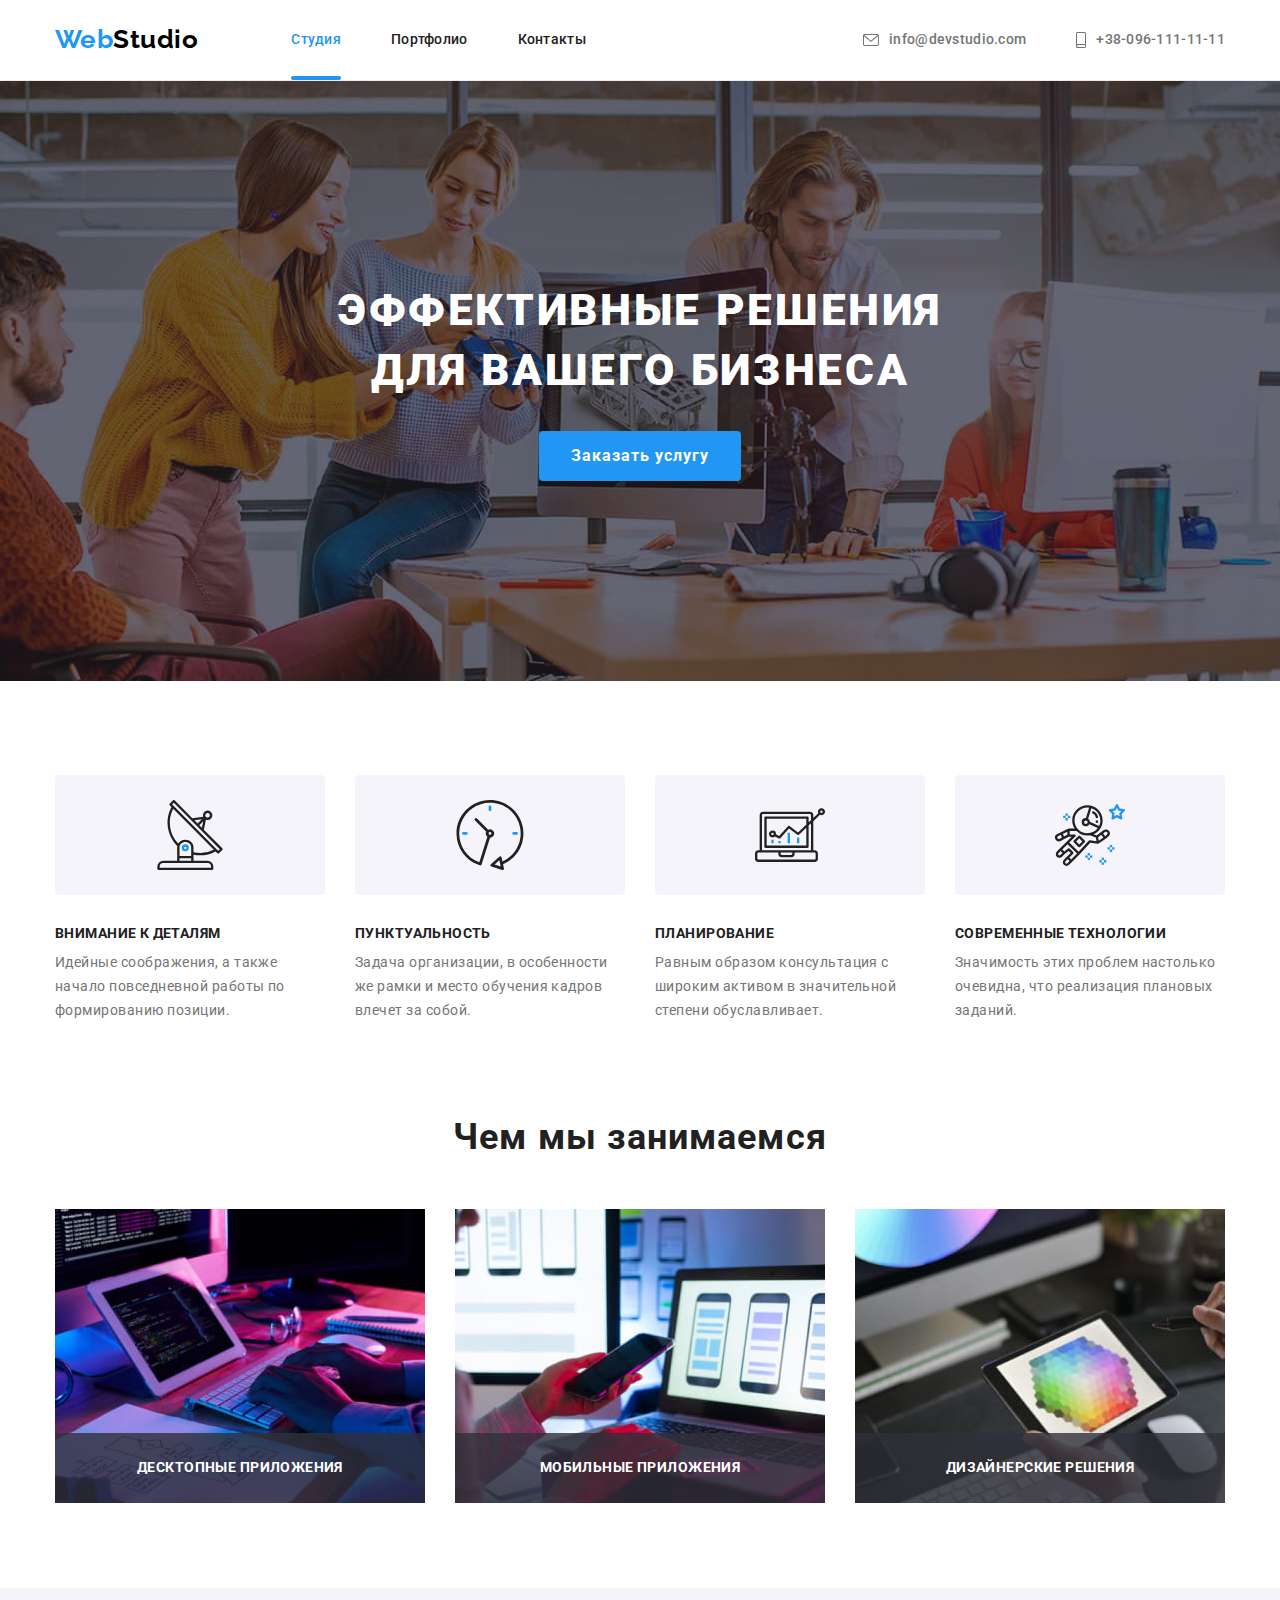
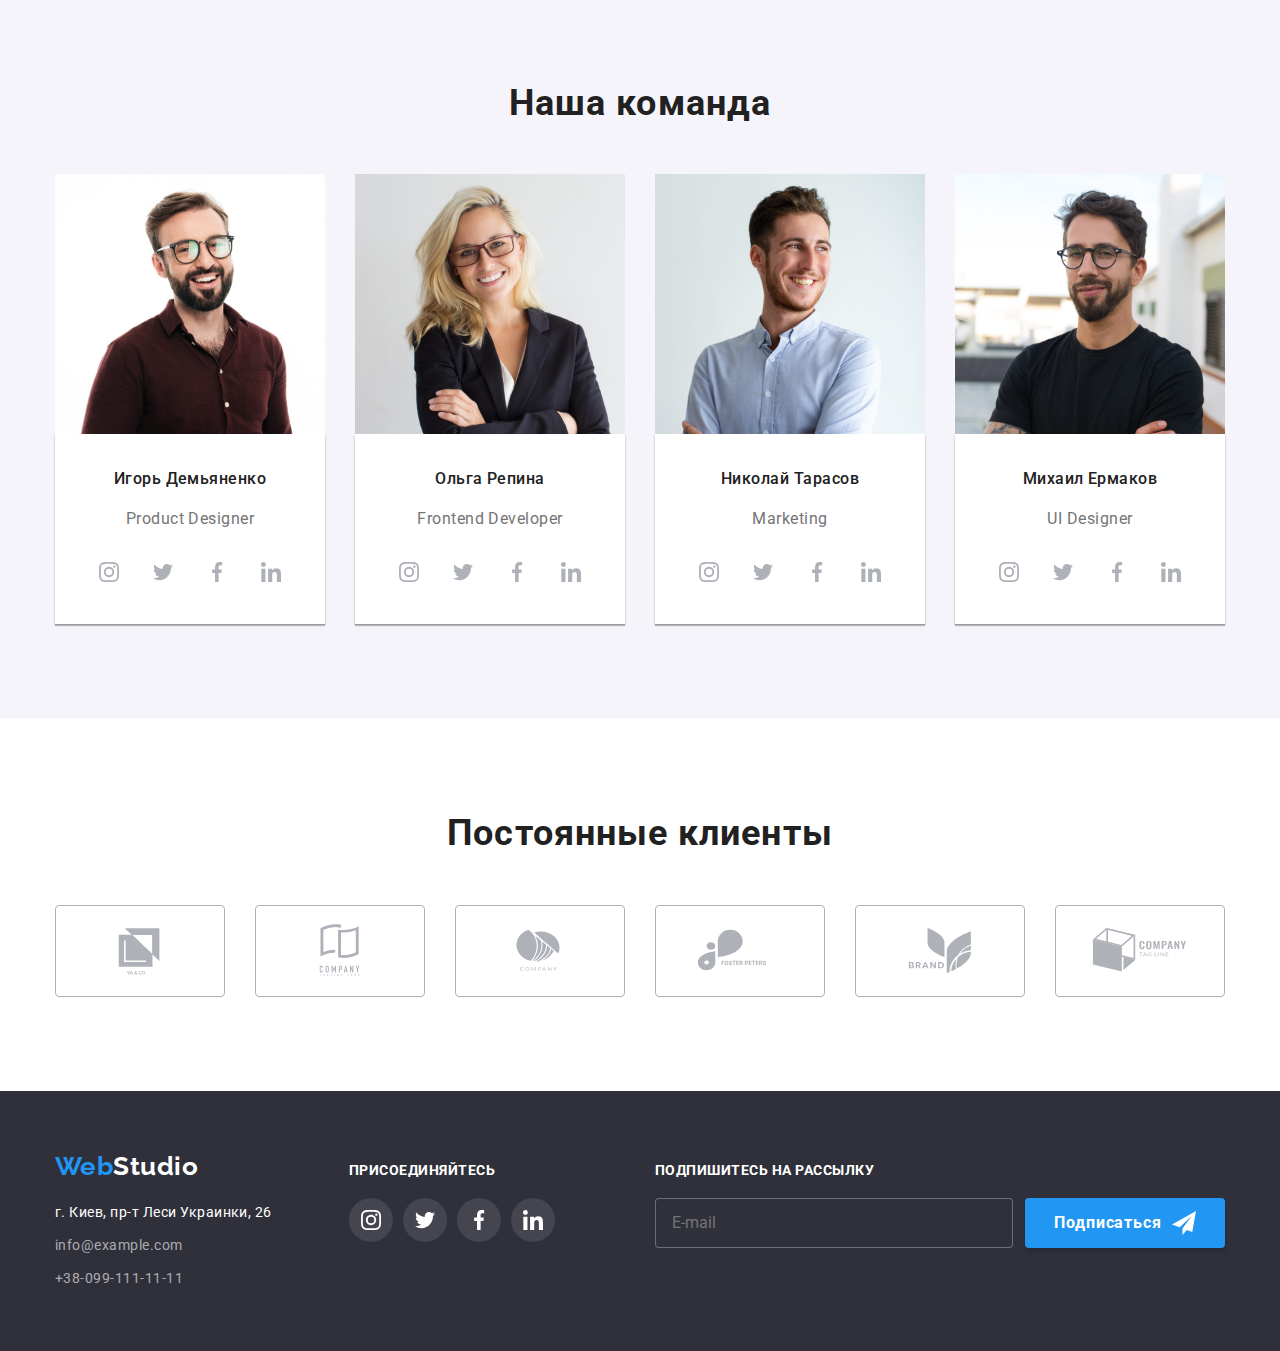
<file: index.html>
<!DOCTYPE html>
<html lang="ru">
<head>
    <meta charset="UTF-8">
    <meta http-equiv="X-UA-Compatible" content="IE=edge">
    <meta name="viewport" content="width=device-width, initial-scale=1.0">
    <title>Студия</title>
    <link href="https://fonts.googleapis.com/css2?family=Raleway:wght@700&family=Roboto:wght@400;500;700;900&display=swap" rel="stylesheet">
    <link rel="stylesheet" href="https://cdnjs.cloudflare.com/ajax/libs/modern-normalize/1.1.0/modern-normalize.min.css">
    <link rel="stylesheet" href="./css/styles.css">
</head>

<body>
    <!--site header-->
<header class="header line">
    <div class="container">
        <nav class="nav">
            <!--navigation to other pages-->
            <a href="./index.html" class="logo" lang="en"><span class="nav-logo">Web</span>Studio</a>
            <ul class="nav list">
                <li class="nav-item"><a href="./index.html" class="nav-link current">Студия</a></li>
                <li class="nav-item"><a href="./portfolio.html" class="nav-link">Портфолио</a></li>
                <li class="nav-item"><a href="" class="nav-link">Контакты</a></li>
            </ul> 
        </nav>
        <!--contacts-->
        <ul class="contacts list">
            <li class="contacts-item"><a class="contacts-list" href="mailto:info@devstudio.com" aria-label="иконка конвернта"><svg class="contact-icon" width="16" height="12">
                <use href="./images/icons.svg#icon-envelope"></use>
            </svg>
            info@devstudio.com</a>
        </li>
            <li class="contacts-item"><a class="contacts-list" href="tel:+38-096-111-11-11" aria-label="иконка смартфона"><svg class="contact-icon" width="10" height="16">
                <use href="./images/icons.svg#icon-smartphone"></use></svg>+38-096-111-11-11</a></li>
        </ul>
    </div>
</header>

    <!--main-->
<main>


    <!--hero-->
    <section class="hero color-hero">
        <div class="container">
            <h1 class="hero-title">Эффективные решения для вашего бизнеса</h1>
            <button class="hero-button" type="button" data-modal-open>Заказать услугу</button>
        </div>
        
    </section>

    <!-- Модальное окно -->
    <div class="backdrop is-hidden" data-modal>
        <form class="modal" autocomplete="off">
            <button data-modal-close class="modal-btn" type="button">
                <svg class="modal-icon" width="18" height="18">
                    <use href="images/icons.svg#icon-close-bg">
                    </use>
                </svg>
            </button>
            <h2 class="modal-headline">Оставьте свои данные, мы вам перезвоним</h2>            
            <label class="modal-items">
                <span class="modal-text">Имя</span>
                <input class="modal-input" type="text" name="name">
                <svg class="modal-thumb" width="12" height="12">
                    <use href="./images/icons.svg#icon-person"></use>
                </svg>
            </label>
            <label class="modal-items">
                <span class="modal-text">Телефон</span>
                <input class="modal-input" type="text" name="tel">
                <svg class="modal-thumb" width="12" height="12">
                    <use href="./images/icons.svg#icon-phone"></use>
                </svg>
            </label>
            <label class="modal-items">
                <span class="modal-text">Почта</span>
                <input class="modal-input" type="text" name="mail">
                <svg class="modal-thumb" width="12" height="12">
                    <use href="./images/icons.svg#icon-email"></use>
                </svg>
            </label>
            <label class="modal-items">
                <span class="modal-text">Коментарий</span>
                <textarea class="modal-coment" name="coment" rows="6" placeholder="Введите текст"></textarea>
            </label>
            <label class="modal-checkbox"> 
                <input class="input-checkbox" type="checkbox" >
                    <svg class="modal-svg" width="16" height="15">
                        <use href=""></use>
                    </svg>
                Соглашаюсь с рассылко и принимаю <a class="link-desc" href="">Условия договора</a>
            </label>
            <button class="modal-submit" type="submit">Отправить</button>
        </form>
    </div>

    
    <!--Приемущества-->
    <section class="section feature">
        <div class="container">
            <h2 class="visually-hidden">our advantages</h2>
            <ul class="section-items list">
                <li class="section-subject antena">
                    <h3 class="section-subtitle">Внимание к деталям</h3>
                    <p class="section-text">Идейные соображения, а также начало повседневной работы по формированию позиции.</p>
                </li>
                <li class="section-subject clock">
                    <h3 class="section-subtitle">Пунктуальность</h3>
                    <p class="section-text">Задача организации, в особенности же рамки и место обучения кадров влечет за собой.</p>
                </li>
                <li class="section-subject diagram">
                    <h3 class="section-subtitle">Планирование</h3>
                    <p class="section-text">Равным образом консультация с широким активом в значительной степени обуславливает.</p>
                </li>
                <li class="section-subject astronaut">
                    <h3 class="section-subtitle">Современные технологии</h3>
                    <p class="section-text">Значимость этих проблем настолько очевидна, что реализация плановых заданий.</p>
                </li>
            </ul>
        </div>
    </section>
    

    <!--чем мы занимаемся-->
    <section class="section work-job">
        <div class="container">
            <h2 class="section-title">Чем мы занимаемся</h2>
            <ul class="section-items list">
                <li class="section-work">
                    <img class="section-img" src="./images/box1(1).jpg" alt="фото разработки" width="370">
                    <p class="work-text">ДЕСКТОПНЫЕ ПРИЛОЖЕНИЯ</p>
                </li>
                <li class="section-work">
                    <img class="section-img" src="./images/box2(1).jpg" alt="фото оптимизации" width="370">
                    <p class="work-text">МОБИЛЬНЫЕ ПРИЛОЖЕНИЯ</p>
                </li>
                <li class="section-work">
                    <img class="section-img" src="./images/box3(1).jpg" alt="фото стилизации" width="370">
                    <p class="work-text">ДИЗАЙНЕРСКИЕ РЕШЕНИЯ</p>
                </li>
            </ul>
        </div>
    </section>
    

    <!--our team-->
    <section class="section bg-team">
        <div class="container">
                    <h2 class="section-title">Наша команда</h2>
                    <ul class="section-items list">
                        <li class="section-desc">
                            <img class="section-link" src="./images/igor.d(1).jpg" alt="фото Игорь Демьяненко" width="270">
                            <div class="box">
                                <h3 class="section-name">Игорь Демьяненко</h3>
                                <p class="section-position" lang="en">Product Designer</p>
                                    <ul class="team-items list">
                                        <li class="team-list">
                                            <a class="team-link" href="https://www.instagram.com" target="_blank" rel="noopener noreferrer" aria-label="Instagram">
                                                <svg class="team-icon" width="20" height="20">
                                                    <use href="./images/icons.svg#icon-instagram"></use>
                                                </svg>
                                            </a>
                                        </li>
                                        <li class="team-list">
                                            <a class="team-link" href="https://twitter.com" target="_blank" rel="noopener noreferrer" aria-label="twitter">
                                                <svg class="team-icon" width="20" height="20">
                                                    <use href="./images/icons.svg#icon-twitter"></use>
                                                </svg>
                                            </a>
                                        </li>
                                        <li class="team-list">
                                            <a class="team-link" href="https://facebook.com" target="_blank" rel="noopener noreferrer" aria-label="facebook">
                                                <svg class="team-icon" width="20" height="20">
                                                    <use href="./images/icons.svg#icon-facebook"></use>
                                                </svg>
                                            </a>
                                        </li>
                                        <li class="team-list">
                                            <a class="team-link" href="https://linkedin.com" target="_blank" rel="noopener noreferrer" aria-label="linkedin">
                                                <svg class="team-icon" width="20" height="20">
                                                    <use href="./images/icons.svg#icon-linkedin"></use>
                                                </svg>
                                            </a>
                                        </li>
                                    </ul>
                            </div>
                        </li>
                        <li class="section-desc">
                            <img class="section-link" src="./images/olga.r(1).jpg" alt="фото Ольга Репина" width="270">
                            <div class="box">
                                <h3 class="section-name">Ольга Репина</h3>
                                <p class="section-position" lang="en">Frontend Developer</p>
                                <ul class="team-items list">
                                    <li class="team-list">
                                        <a class="team-link" href="https://www.instagram.com" target="_blank" rel="noopener noreferrer"
                                            aria-label="Instagram">
                                            <svg class="team-icon" width="20" height="20">
                                                <use href="./images/icons.svg#icon-instagram"></use>
                                            </svg>
                                        </a>
                                    </li>
                                    <li class="team-list">
                                        <a class="team-link" href="https://twitter.com" target="_blank" rel="noopener noreferrer" aria-label="twitter">
                                            <svg class="team-icon" width="20" height="20">
                                                <use href="./images/icons.svg#icon-twitter"></use>
                                            </svg>
                                        </a>
                                    </li>
                                    <li class="team-list">
                                        <a class="team-link" href="https://facebook.com" target="_blank" rel="noopener noreferrer"
                                            aria-label="facebook">
                                            <svg class="team-icon" width="20" height="20">
                                                <use href="./images/icons.svg#icon-facebook"></use>
                                            </svg>
                                        </a>
                                    </li>
                                    <li class="team-list">
                                        <a class="team-link" href="https://linkedin.com" target="_blank" rel="noopener noreferrer"
                                            aria-label="linkedin">
                                            <svg class="team-icon" width="20" height="20">
                                                <use href="./images/icons.svg#icon-linkedin"></use>
                                            </svg>
                                        </a>
                                    </li>
                                </ul>
                            </div>
                        </li>
                        <li class="section-desc">
                            <img class="section-link" src="./images/nikolay.t(1).jpg" alt="фото Николай Тарасов" width="270">
                            <div class="box">
                                <h3 class="section-name">Николай Тарасов</h3>
                                <p class="section-position" lang="en">Marketing</p>
                                <ul class="team-items list">
                                    <li class="team-list">
                                        <a class="team-link" href="https://www.instagram.com" target="_blank" rel="noopener noreferrer"
                                            aria-label="Instagram">
                                            <svg class="team-icon" width="20" height="20">
                                                <use href="./images/icons.svg#icon-instagram"></use>
                                            </svg>
                                        </a>
                                    </li>
                                    <li class="team-list">
                                        <a class="team-link" href="https://twitter.com" target="_blank" rel="noopener noreferrer" aria-label="twitter">
                                            <svg class="team-icon" width="20" height="20">
                                                <use href="./images/icons.svg#icon-twitter"></use>
                                            </svg>
                                        </a>
                                    </li>
                                    <li class="team-list">
                                        <a class="team-link" href="https://facebook.com" target="_blank" rel="noopener noreferrer"
                                            aria-label="facebook">
                                            <svg class="team-icon" width="20" height="20">
                                                <use href="./images/icons.svg#icon-facebook"></use>
                                            </svg>
                                        </a>
                                    </li>
                                    <li class="team-list">
                                        <a class="team-link" href="https://linkedin.com" target="_blank" rel="noopener noreferrer"
                                            aria-label="linkedin">
                                            <svg class="team-icon" width="20" height="20">
                                                <use href="./images/icons.svg#icon-linkedin"></use>
                                            </svg>
                                        </a>
                                    </li>
                                </ul>
                            </div>
                        </li>
                        <li class="section-desc">
                            <img class="section-link" src="./images/mihail.e(1).jpg" alt="фото Михаил Ермаков" width="270">
                            <div class="box">
                                <h3 class="section-name">Михаил Ермаков</h3>
                                <p class="section-position" lang="en">UI Designer</p>
                                <ul class="team-items list">
                                    <li class="team-list">
                                        <a class="team-link" href="https://www.instagram.com" target="_blank" rel="noopener noreferrer"
                                            aria-label="Instagram">
                                            <svg class="team-icon" width="20" height="20">
                                                <use href="./images/icons.svg#icon-instagram"></use>
                                            </svg>
                                        </a>
                                    </li>
                                    <li class="team-list">
                                        <a class="team-link" href="https://twitter.com" target="_blank" rel="noopener noreferrer" aria-label="twitter">
                                            <svg class="team-icon" width="20" height="20">
                                                <use href="./images/icons.svg#icon-twitter"></use>
                                            </svg>
                                        </a>
                                    </li>
                                    <li class="team-list">
                                        <a class="team-link" href="https://facebook.com" target="_blank" rel="noopener noreferrer"
                                            aria-label="facebook">
                                            <svg class="team-icon" width="20" height="20">
                                                <use href="./images/icons.svg#icon-facebook"></use>
                                            </svg>
                                        </a>
                                    </li>
                                    <li class="team-list">
                                        <a class="team-link" href="https://linkedin.com" target="_blank" rel="noopener noreferrer"
                                            aria-label="linkedin">
                                            <svg class="team-icon" width="20" height="20">
                                                <use href="./images/icons.svg#icon-linkedin"></use>
                                            </svg>
                                        </a>
                                    </li>
                                </ul>
                            </div>
                        </li>
                    </ul>
        </div>
    </section>

    <!-- Наши клиенты -->
    <section class="section clients">
        <div class="container">
            <h2 class="section-title">Постоянные клиенты</h2>
            <ul class="section-clients list">
                <li class="clients-item">
                    <a class="clients-link" href="" target="_blank" rel="noopener noreferrer" aria-label="логотип криента">
                        <svg class="clients-icon" width="106" height="60">
                            <use href="./images/icons.svg#icon-Logo"></use>
                        </svg>
                    </a>
                </li>
                <li class="clients-item">
                    <a class="clients-link" href="" target="_blank" rel="noopener noreferrer" aria-label="логотип криента">
                        <svg class="clients-icon" width="106" height="60">
                            <use href="./images/icons.svg#icon-Logo-1"></use>
                        </svg>
                    </a>
                </li>
                <li class="clients-item">
                    <a class="clients-link" href="" target="_blank" rel="noopener noreferrer" aria-label="логотип криента">
                        <svg class="clients-icon" width="106" height="60">
                            <use href="./images/icons.svg#icon-Logo-2"></use>
                        </svg>
                    </a>
                </li>
                <li class="clients-item">
                    <a class="clients-link" href="" target="_blank" rel="noopener noreferrer" aria-label="логотип криента">
                        <svg class="clients-icon" width="106" height="60">
                            <use href="./images/icons.svg#icon-Logo-3"></use>
                        </svg>
                    </a>
                </li>
                <li class="clients-item">
                    <a class="clients-link" href="" target="_blank" rel="noopener noreferrer" aria-label="логотип криента">
                        <svg class="clients-icon" width="106" height="60">
                            <use href="./images/icons.svg#icon-Logo-4"></use>
                        </svg>
                    </a>
                </li>
                <li class="clients-item">
                    <a class="clients-link" href="" target="_blank" rel="noopener noreferrer" aria-label="логотип криента">
                        <svg class="clients-icon" width="106" height="60">
                            <use href="./images/icons.svg#icon-Logo-5"></use>
                        </svg>
                    </a>
                </li>
            </ul>
        </div>
    </section>
</main>
    

    <!--footer-->
    <footer class="bg-color"> 
      <div class="container">
            <div>
              <a href="./index.html" class="logo-footer"><span class="nav-logo">Web</span>Studio</a>
              <address class="address">
                <ul class="address-list list">
                    <li><a class="address-link"
                            href="https://www.google.com/maps/place/%D0%B1%D1%83%D0%BB.+%D0%9B%D0%B5%D1%81%D0%B8+%D0%A3%D0%BA%D1%80%D0%B0%D0%B8%D0%BD%D0%BA%D0%B8,+26,+%D0%9A%D0%B8%D0%B5%D0%B2,+02000/@50.4265807,30.5361971,17z/data=!3m1!4b1!4m5!3m4!1s0x40d4cf0e033ecbe9:0x57a4dffefec77da0!8m2!3d50.4265807!4d30.5383858"
                            target="_blank" rel="noopener noreferrer">г.
                            Киев, пр-т Леси Украинки, 26</a></li>
                    <li class="address-desc"><a class="address-contact" href="mailto:info@example.com">info@example.com</a></li>
                    <li class="address-desc"><a class="address-contact" href="tel:+38-099-111-11-11">+38-099-111-11-11</a></li>
                </ul>
               </address>
            </div>
            <div class="socials-wrapper">
                <h3 class="socials-subtitle">ПРИСОЕДИНЯЙТЕСЬ</h3>
                <ul class="socials list">
                    <li class="socials-items"><a class="footer-link" href="https://www.instagram.com" target="_blank" rel="noopener noreferrer" aria-label="Instagram">
                        <svg class="footer-icon" width="20" height="20">
                            <use href="./images/icons.svg#icon-instagram"></use>
                        </svg>
                    </a></li>
                    <li class="socials-items"><a class="footer-link" href="https://twitter.com" target="_blank" rel="noopener noreferrer" aria-label="twitter">
                        <svg class="footer-icon" width="20" height="20">
                            <use href="./images/icons.svg#icon-twitter"></use>
                        </svg>
                    </a></li>
                    <li class="socials-items"><a class="footer-link" href="https://facebook.com" target="_blank" rel="noopener noreferrer" aria-label="facebook">
                        <svg class="footer-icon" width="20" height="20">
                            <use href="./images/icons.svg#icon-facebook"></use>
                        </svg>
                    </a></li>
                    <li class="socials-items"><a class="footer-link" href="https://linkedin.com" target="_blank" rel="noopener noreferrer" aria-label="linkedin">
                        <svg class="footer-icon" width="20" height="20">
                            <use href="./images/icons.svg#icon-linkedin"></use>
                        </svg>
                    </a></li>
                </ul>
            </div>
            <div class="call">
                <h3 class="call-text">ПОДПИШИТЕСЬ НА РАССЫЛКУ</h3>
                <div class="call-box">
                    <form class="call-form">
                        <label for="email">
                            <input type="email" name="email" id="email" placeholder="E-mail" />
                        </label>
                    </form>
                    <button class="call-btn" type="button">Подписаться
                        <svg class="call-icon" width="24" height="24">
                            <use href="./images/icon-svg/icon-send.svg#icon-icon-send"></use>
                        </svg>
                    </button>
                </div>
            </div>
      </div>
    </footer>
    <script src="./js/modal.js"></script>
</body>
</html>
</file>
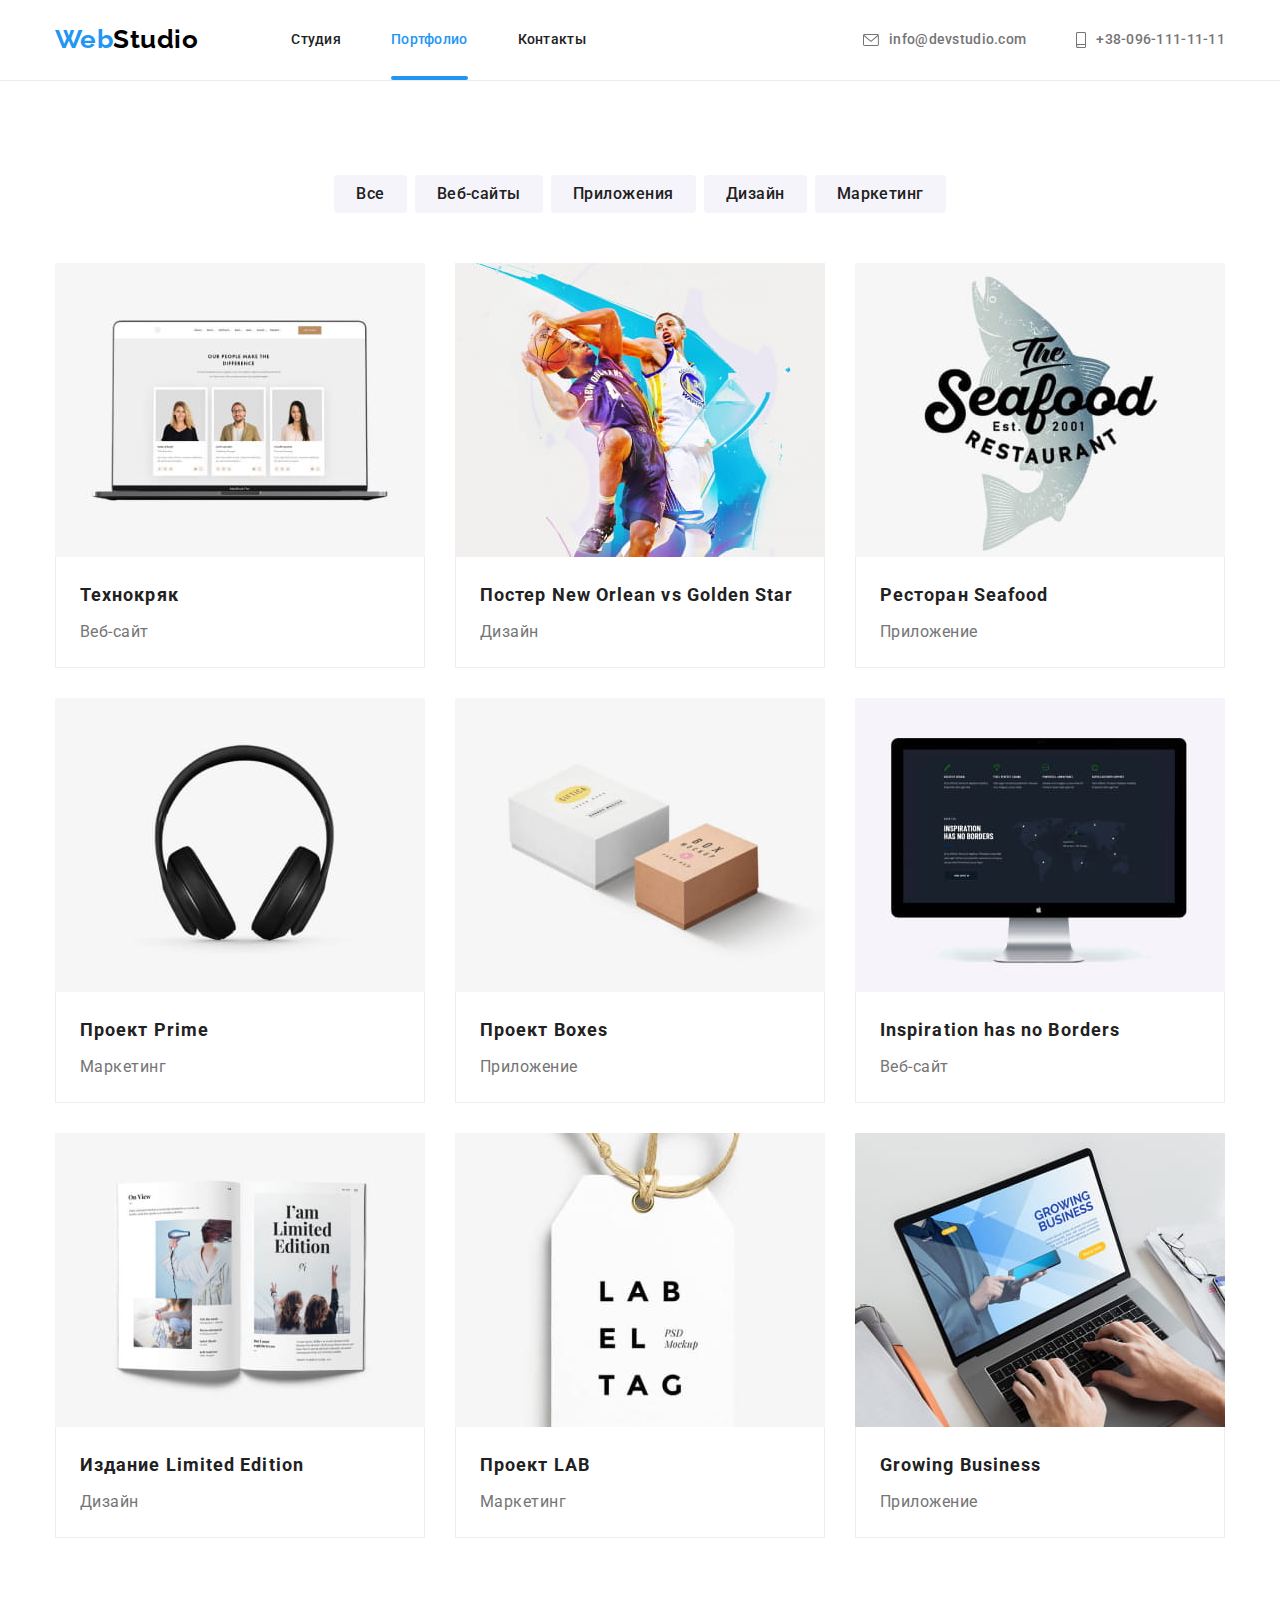
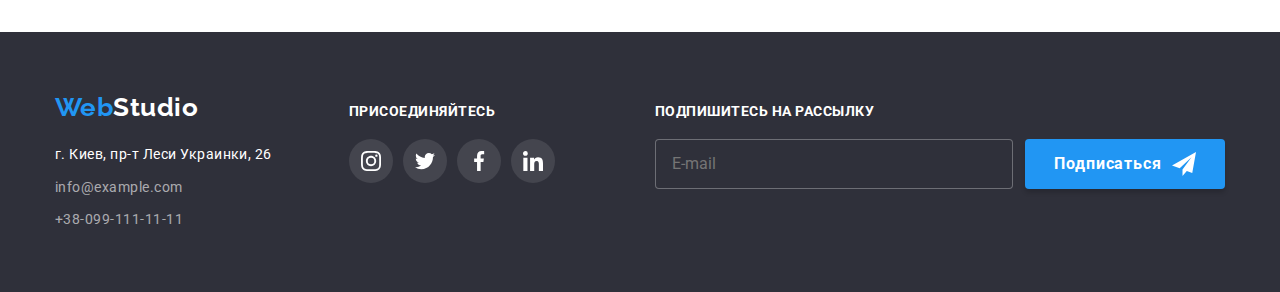
<file: portfolio.html>
<!DOCTYPE html>
<html lang="ru">
<head>
    <meta charset="UTF-8">
    <meta http-equiv="X-UA-Compatible" content="IE=edge">
    <meta name="viewport" content="width=device-width, initial-scale=1.0">
    <title>Портфолио</title>
    <link href="https://fonts.googleapis.com/css2?family=Raleway:wght@700&family=Roboto:wght@400;500;700;900&display=swap" rel="stylesheet">
    <link rel="stylesheet" href="https://cdnjs.cloudflare.com/ajax/libs/modern-normalize/1.1.0/modern-normalize.min.css">
    <link rel="stylesheet" href="./css/styles.css">
</head>

<body>
    <!--site header-->
    <header class="header line">
        <div class="container">
            <nav class="nav">
                <!--navigation to other pages-->
                <a href="./index.html" class="logo" lang="en"><span class="nav-logo">Web</span>Studio</a>
                <ul class="nav list">
                    <li class="nav-item"><a href="./index.html" class="nav-link">Студия</a></li>
                    <li class="nav-item"><a href="./portfolio.html" class="nav-link current">Портфолио</a></li>
                    <li class="nav-item"><a href="" class="nav-link">Контакты</a></li>
                </ul>
            </nav>
            <!--contacts-->
            <ul class="contacts list">
                <li class="contacts-item"><a class="contacts-list" href="mailto:info@devstudio.com" aria-label="иконка конверта"><svg class="contact-icon" width="16" height="12">
                    <use href="./images/icons.svg#icon-envelope"></use></svg>info@devstudio.com</a></li>
                <li class="contacts-item"><a class="contacts-list" href="tel:+38-096-111-11-11" aria-label="иконка смартфона"><svg class="contact-icon" width="10" height="16">
                    <use href="./images/icons.svg#icon-smartphone"></use></svg>+38-096-111-11-11</a></li>
            </ul>
        </div>
    </header>

    <!--main-->
    <main>

      <section  class="work second">
          <div class="container">
            <h1 class="visually-hidden">Наши работы</h1>
            
            <!--filter-->
            <ul class="work-filter list">
                <li class="filters">
                    <button type="button" class="work-button">Все</button>
                </li>
                <li class="filters">
                    <button type="button" class="work-button">Веб-сайты</button>
                </li>
                <li class="filters">
                    <button type="button" class="work-button">Приложения</button>
                </li>
                <li class="filters">
                    <button type="button" class="work-button">Дизайн</button>
                </li>
                <li class="filters">
                    <button type="button" class="work-button">Маркетинг</button>
                </li>
            </ul>
            
            <!--list of works-->
            <ul class="items list">
                <li class="items-desc">
                    <a href="" class="items-links">
                        <div class="overlay">
                            <img class="items-img" src="./images/img1.jpg" alt="страница веб-сайта на экране ноутбука" width="370">
                                 <div class="overlay-box">
                                    <p class="overlay-text">Технокряк это современная площадка распространения коронавируса. Компании используют эту
                                    платформу для цифрового
                                    шпионажа и атак на защищённые сервера конкурентов.</p>
                                 </div>
                        </div>
                        <div class="items-elements">
                            <h2 class="items-title">Технокряк</h2>
                            <p class="items-text">Веб-сайт</p>
                        </div>
                    </a>
                </li>
                <li class="items-desc">
                    <a href="" class="items-links">
                        <div class="overlay">
                            <img class="items-img" src="./images/img2.jpg" alt="постер с баскетболистами в борьбе за мячь" width="370">
                            <div class="overlay-box">
                                <p class="overlay-text">Технокряк это современная площадка распространения коронавируса. Компании используют эту
                                    платформу для цифрового
                                    шпионажа и атак на защищённые сервера конкурентов.</p>
                            </div>
                        </div>
                        <div class="items-elements">
                            <h2 class="items-title">Постер New Orlean vs Golden Star</h2>
                            <p class="items-text">Дизайн</p>
                        </div>
                    </a>
                </li>
                <li class="items-desc">
                    <a href="" class="items-links">
                        <div class="overlay">
                            <img class="items-img" src="./images/img3.jpg" alt="логотип ресторана" width="370">
                            <div class="overlay-box">
                                <p class="overlay-text">Технокряк это современная площадка распространения коронавируса. Компании используют эту
                                    платформу для цифрового
                                    шпионажа и атак на защищённые сервера конкурентов.</p>
                            </div>
                        </div>
                        <div class="items-elements">
                            <h2 class="items-title">Ресторан Seafood</h2>
                        <p class="items-text">Приложение</p>
                        </div>
                    </a>
                </li>
                <li class="items-desc">
                    <a href="" class="items-links">
                        <div class="overlay">
                            <img class="items-img" src="./images/img4.jpg" alt="наушники на белом фоне" width="370">
                            <div class="overlay-box">
                                <p class="overlay-text">Технокряк это современная площадка распространения коронавируса. Компании используют эту
                                    платформу для цифрового
                                    шпионажа и атак на защищённые сервера конкурентов.</p>
                            </div>
                        </div>
                        <div class="items-elements">
                            <h2 class="items-title">Проект Prime</h2>
                        <p class="items-text">Маркетинг</p>
                        </div>
                    </a>
                </li>
                <li class="items-desc">
                    <a href="" class="items-links">
                        <div class="overlay">
                            <img class="items-img" src="./images/img5.jpg" alt="две коробки, одна белая, вторая коричневая" width="370">
                            <div class="overlay-box">
                                <p class="overlay-text">Технокряк это современная площадка распространения коронавируса. Компании используют эту
                                    платформу для цифрового
                                    шпионажа и атак на защищённые сервера конкурентов.</p>
                            </div>
                        </div>
                        <div class="items-elements">
                            <h2 class="items-title">Проект Boxes</h2>
                        <p class="items-text">Приложение</p>
                        </div>
                    </a>
                </li>
                <li class="items-desc">
                    <a href="" class="items-links">
                        <div class="overlay">
                            <img class="items-img" src="./images/img6.jpg" alt="монитор с открытой веб-станицей" width="370">
                            <div class="overlay-box">
                                <p class="overlay-text">Технокряк это современная площадка распространения коронавируса. Компании используют эту
                                    платформу для цифрового
                                    шпионажа и атак на защищённые сервера конкурентов.</p>
                            </div>
                        </div>
                        <div class="items-elements">
                            <h2 class="items-title">Inspiration has no Borders</h2>
                        <p class="items-text">Веб-сайт</p>
                        </div>
                    </a>
                </li>
                <li class="items-desc">
                    <a href="" class="items-links">
                        <div class="overlay">
                            <img class="items-img" src="./images/img7.jpg" alt="открытая книга на белом фоне" width="370">
                            <div class="overlay-box">
                                <p class="overlay-text">Технокряк это современная площадка распространения коронавируса. Компании используют эту
                                    платформу для цифрового
                                    шпионажа и атак на защищённые сервера конкурентов.</p>
                            </div>
                        </div>
                        <div class="items-elements">
                            <h2 class="items-title">Издание Limited Edition</h2>
                        <p class="items-text">Дизайн</p>
                        </div>
                    </a>
                </li>
                <li class="items-desc">
                    <a href="" class="items-links">
                        <div class="overlay">
                            <img class="items-img" src="./images/img8.jpg" alt="белая лейба на верёвке" width="370">
                            <div class="overlay-box">
                                <p class="overlay-text">Технокряк это современная площадка распространения коронавируса. Компании используют эту
                                    платформу для цифрового
                                    шпионажа и атак на защищённые сервера конкурентов.</p>
                            </div>
                        </div>
                        <div class="items-elements">
                            <h2 class="items-title">Проект LAB</h2>
                        <p class="items-text">Маркетинг</p>
                        </div>
                    </a>
                </li>
                <li class="items-desc">
                    <a href="" class="items-links">
                        <div class="overlay">
                            <img class="items-img" src="./images/img9.jpg" alt="человек работающий за ноутбуком" width="370">
                            <div class="overlay-box">
                                <p class="overlay-text">Технокряк это современная площадка распространения коронавируса. Компании используют эту
                                    платформу для цифрового
                                    шпионажа и атак на защищённые сервера конкурентов.</p>
                            </div>
                        </div>
                        <div class="items-elements">
                            <h2 class="items-title">Growing Business</h2>
                            <p class="items-text">Приложение</p>
                        </div>
                    </a>
                </li>
            </ul>
          </div>
      </section>
    </main>

    <!--footer-->
    <footer class="bg-color">
        <div class="container">
            <div>
                <a href="./index.html" class="logo-footer" lang="en"><span class="nav-logo">Web</span>Studio</a>
                <address class="address">
                    <ul class="address-list list">
                        <li><a class="address-link"
                                href="https://www.google.com/maps/place/%D0%B1%D1%83%D0%BB.+%D0%9B%D0%B5%D1%81%D0%B8+%D0%A3%D0%BA%D1%80%D0%B0%D0%B8%D0%BD%D0%BA%D0%B8,+26,+%D0%9A%D0%B8%D0%B5%D0%B2,+02000/@50.4265807,30.5361971,17z/data=!3m1!4b1!4m5!3m4!1s0x40d4cf0e033ecbe9:0x57a4dffefec77da0!8m2!3d50.4265807!4d30.5383858"
                                target="_blank">г.
                                Киев, пр-т Леси Украинки, 26</a></li>
                        <li class="address-desc"><a class="address-contact" href="mailto:info@example.com">info@example.com</a></li>
                        <li class="address-desc"><a class="address-contact" href="tel:+38-099-111-11-11">+38-099-111-11-11</a></li>
                    </ul>
                </address>
            </div>
            <div class="socials-wrapper">
                <h3 class="socials-subtitle">ПРИСОЕДИНЯЙТЕСЬ</h3>
                <ul class="socials list">
                    <li class="socials-items"><a class="footer-link" href="https://www.instagram.com" target="_blank"
                            rel="noopener noreferrer" aria-label="Instagram">
                            <svg class="footer-icon" width="20" height="20">
                                <use href="./images/icons.svg#icon-instagram"></use>
                            </svg>
                        </a></li>
                    <li class="socials-items"><a class="footer-link" href="https://twitter.com" target="_blank"
                            rel="noopener noreferrer" aria-label="twitter">
                            <svg class="footer-icon" width="20" height="20">
                                <use href="./images/icons.svg#icon-twitter"></use>
                            </svg>
                        </a></li>
                    <li class="socials-items"><a class="footer-link" href="https://facebook.com" target="_blank"
                            rel="noopener noreferrer" aria-label="facebook">
                            <svg class="footer-icon" width="20" height="20">
                                <use href="./images/icons.svg#icon-facebook"></use>
                            </svg>
                        </a></li>
                    <li class="socials-items"><a class="footer-link" href="https://linkedin.com" target="_blank"
                            rel="noopener noreferrer" aria-label="linkedin">
                            <svg class="footer-icon" width="20" height="20">
                                <use href="./images/icons.svg#icon-linkedin"></use>
                            </svg>
                        </a></li>
                </ul>
            </div>
            <div class="call">
                <h3 class="call-text">ПОДПИШИТЕСЬ НА РАССЫЛКУ</h3>
                <div class="call-box">
                    <form class="call-form">
                        <label for="email">
                            <input type="email" name="email" id="email" placeholder="E-mail" />
                        </label>
                    </form>
                    <button class="call-btn" type="button">Подписаться
                        <svg class="call-icon" width="24" height="24">
                            <use href="./images/icon-svg/icon-send.svg#icon-icon-send"></use>
                        </svg>
                    </button>
                </div>
            </div>
        </div>
    </footer>
    <script src="./js/modal.js"></script>
    </body>
    
    </html>
</file>
<file: css/styles.css>
:root {
  --primary-text-color: #757575;
  --title-text-color: #212121;
  --special-text-color: #2196f3;
  --bg-color: #ffffff;
  --grey-color: #f5f4fa;
  --footer-color: rgba(255, 255, 255, 0.6);
  --logo-color: #000000;
  --bg-footer-color: #2f303a;
  --hover-color: rgba(33, 150, 243, 0.9);
  --hover-time: cubic-bezier(0.4, 0, 0.2, 1);
}

/* основной цвет заглавного текста текста #212121 */
/* основной текст #757575*/
/* Цвет лого, кнопки, ссылки #2196F3 */
/* Белый цвет #FFFFFF */
/*Белый цвет 60% прозрачноснти rgba(255, 255, 255, 0.6) */
/* Вторичный цвет фона #F5F4FA  */
body {
  background-color: var(--bg-color);
  color: var(--primary-text-color);
  font-family: Roboto, sans-serif;
  letter-spacing: 0.03em;
}

.list {
  margin: 0;
  padding: 0;
  list-style: none;
}

.container {
  width: 1200px;
  margin: 0 auto;
  padding-left: 15px;
  padding-right: 15px;
}

.visually-hidden {
  position: absolute;
  width: 1px;
  height: 1px;
  margin: -1px;
  border: 0;
  padding: 0;

  white-space: nowrap;
  clip-path: inset(100%);
  clip: rect(0 0 0 0);
  overflow: hidden;
}

/* Хедер */

.header .container {
  display: flex;
}

.line {
  border-bottom: 1px solid #ececec;
}

.nav {
  display: flex;
  align-items: center;
}

.nav-logo {
  color: var(--special-text-color);
}

.logo {
  color: var(--logo-color);
  font-family: Raleway, sans-serif;
  font-weight: 700;
  font-size: 26px;
  line-height: 1.2;
  text-decoration: none;
  margin-right: 93px;
}

.nav-item:not(:last-child) {
  margin-right: 50px;
}

.nav-link {
  display: block;
  padding-top: 32px;
  padding-bottom: 32px;
  color: var(--title-text-color);
  font-weight: 500;
  font-size: 14px;
  line-height: 1.14;
  letter-spacing: 0.02em;
  text-decoration: none;
  transition: color 250ms var(--hover-time);
}

.current::after {
  content: "";
  position: absolute;
  left: 0;
  bottom: 0;
  display: block;
  width: 100%;
  height: 4px;
  background-color: var(--special-text-color);
  border-radius: 2px;
}

.nav-link:hover,
.nav-link:focus {
  color: var(--special-text-color);
}

.nav-link.current {
  position: relative;
  color: var(--special-text-color);
}

/* Контакты */

.contacts {
  display: flex;
  margin-left: auto;
  align-items: center;
  justify-content: center;
}

.contacts-item:not(:last-child) {
  margin-right: 50px;
}

.contacts-list {
  display: inline-flex;
  align-items: center;
  justify-content: center;
  margin-left: auto;
  padding-top: 32px;
  padding-bottom: 32px;
  color: var(--primary-text-color);
  font-weight: 500;
  font-size: 14px;
  line-height: 1.14;
  letter-spacing: 0.02em;
  text-decoration: none;
  transition: color 250ms var(--hover-time);
}

.contacts-list:focus,
.contacts-list:hover {
  color: var(--special-text-color);
}

.contact-icon {
  margin-right: 10px;
  fill: currentColor;
}

/* Герой */

.hero {
  max-width: 1600px;
  min-height: 600px;
  margin-left: auto;
  margin-right: auto;
  background-image: linear-gradient(
      to right,
      rgba(47, 48, 58, 0.4),
      rgba(47, 48, 58, 0.4)
    ),
    url(../images/bg-img/Img.jpg);
  text-align: center;
  background-repeat: no-repeat;
  background-position: center;
}

.color-hero {
  background-color: var(--bg-footer-color);
  padding: 200px 0;
}

.hero-title {
  width: 696px;
  margin: auto;
  margin-bottom: 30px;
  color: var(--bg-color);
  font-weight: 900;
  font-size: 44px;
  line-height: 1.36;
  text-align: center;
  letter-spacing: 0.06em;
  text-transform: uppercase;
}

.hero-button {
  background-color: var(--special-text-color);
  color: var(--bg-color);
  font-family: inherit;
  font-weight: 700;
  font-size: 16px;
  line-height: 1.88;
  border-radius: 4px;
  border-width: 0;
  letter-spacing: 0.06em;
  cursor: pointer;
  padding: 10px 32px;
}

.backdrop {
  position: fixed;
  top: 0;
  left: 0;
  width: 100%;
  height: 100%;
  transform: scale(1);
  background-color: rgba(0, 0, 0, 0.2);
  transition: transform 250ms var(--hover-time), opacity 250ms var(--hover-time);
}

.modal {
  position: absolute;
  top: 50%;
  left: 50%;
  padding: 40px;
  transform: translate(-50%, -50%);
  min-width: 528px;
  min-height: 581px;
  background-color: var(--bg-color);
  box-shadow: 0px 1px 3px rgba(0, 0, 0, 0.12), 0px 1px 1px rgba(0, 0, 0, 0.14),
    0px 2px 1px rgba(0, 0, 0, 0.2);
  border-radius: 4px;
  transition: transform 250ms var(--hover-time), opacity 250ms var(--hover-time);
}

.modal-btn {
  display: inline-flex;
  position: absolute;
  justify-content: center;
  align-items: center;
  top: 8px;
  right: 8px;
  width: 30px;
  height: 30px;
  border-radius: 50%;
  color: var(--logo-color);
  border: 1px solid rgba(0, 0, 0, 0.1);
  background-color: var(--bg-color);
  cursor: pointer;
  transition: color 250ms var(--hover-time);
}

.modal-btn:hover,
.modal-btn:focus {
  color: var(--special-text-color);
}

.modal-icon {
  fill: currentColor;
}

.is-hidden {
  opacity: 0;
  pointer-events: none;
}

.modal-headline {
  margin-top: 0;
  margin-bottom: 12px;
  font-weight: 700;
  font-size: 20px;
  line-height: 1.15;
  letter-spacing: 0.03em;

  color: var(--title-text-color);
}

.modal-items {
  position: relative;
  display: flex;
  flex-direction: column;
}

.modal-text {
  font-weight: 400;
  font-size: 12px;
  line-height: 1.16;
  letter-spacing: 0.01em;
  margin-bottom: 4px;
}

.modal-input {
  width: 100%;
  height: 40px;
  padding: 11px 0 11px 42px;
  border: 1px solid rgba(33, 33, 33, 0.2);
  border-radius: 4px;
  margin-bottom: 10px;
  cursor: pointer;
  transition: border 250ms var(--hover-time), outline 250ms var(--hover-time);
}

.modal-thumb {
  position: absolute;
  top: 42%;
  left: 12px;
  width: 18px;
  height: 18px;
  cursor: pointer;
  fill: var(--title-text-color);
  transition: fill 250ms var(--hover-time);
}

.modal-input:focus,
.modal-input:hover {
  border-color: var(--special-text-color);
  outline: var(--special-text-color);
}

.modal-input:focus + .modal-thumb,
.modal-input:hover + .modal-thumb {
  border-color: var(--special-text-color);
  fill: var(--special-text-color);
}

.modal-coment {
  resize: none;
  border: 1px solid rgba(33, 33, 33, 0.2);
  border-radius: 4px;
  padding: 16px 12px;
  margin-bottom: 20px;
  letter-spacing: 0.01em;
  font-size: 14px;
  line-height: 16px;
  transition: border 250ms var(--hover-time), outline 250ms var(--hover-time);
}

.modal-coment::placeholder {
  color: rgba(117, 117, 117, 0.5);
}

.modal-coment:hover,
.modal-coment:focus {
  border-color: var(--special-text-color);
  outline: var(--special-text-color);
}

.input-checkbox {
  appearance: none;
  position: absolute;
}

.modal-checkbox {
  display: flex;
  align-items: center;
  margin-bottom: 30px;
  margin-left: 12px;
  font-weight: 400;
  font-size: 14px;
  line-height: 1.714;
  letter-spacing: 0.03em;
  color: var(--primary-text-color);
  cursor: pointer;
}

.modal-svg {
  border: 2px solid var(--title-text-color);
  border-radius: 2px;
  margin-right: 8px;
  transition: background-color 250ms var(--hover-time),
    border 250ms var(--hover-time);
}

.input-checkbox:checked + .modal-svg {
  border-color: transparent;
  background-image: url(../images/icon-svg/full-check.svg);
  background-color: var(--special-text-color);
  background-origin: border-box;
  background-size: contain;
}

.link-desc {
  margin-left: 5px;
  font-weight: 400;
  font-size: 14px;
  line-height: 1.714;
  letter-spacing: 0.03em;
  color: var(--special-text-color);
}

.modal-submit {
  margin: 0 124px;
  width: 200px;
  height: 50px;
  box-shadow: 0px 4px 4px rgba(0, 0, 0, 0.15);
  border-radius: 4px;
  background-color: var(--special-text-color);
  border: 0;
  padding: 0;
  color: var(--bg-color);
  font-weight: 700;
  font-size: 16px;
  line-height: 1.875;
  letter-spacing: 0.06em;
  transition: box-shadow 250ms var(--hover-time),
    background-color 250ms var(--hover-time);
  cursor: pointer;
}

.modal-submit:hover,
.modal-submit:focus {
  background-color: #188ce8;
  box-shadow: 0px 4px 4px rgba(0, 0, 0, 0.15);
}

/* Наши приемущества */

.feature {
  padding-top: 94px;
}

.section-subject {
  width: calc((100%-90px) / 4);
}

.section-subject:not(:last-child) {
  margin-right: 30px;
}

.section-subject::before {
  content: "";
  display: block;
  width: 270px;
  height: 120px;
  background-color: #f5f4fa;
  margin-bottom: 30px;
  background-repeat: no-repeat;
  background-position: center;
  background-size: 70px;
  border-radius: 4px;
}

.section-subtitle {
  color: var(--title-text-color);
  font-weight: 700;
  font-size: 14px;
  line-height: 16px;
  letter-spacing: 0.03em;
  text-transform: uppercase;
  margin-bottom: 10px;
  margin-top: 0;
}

.section-text {
  font-size: 14px;
  line-height: 1.7;
  margin-top: 0;
  margin-bottom: 0;
}

.antena::before {
  background-image: url(../images/icon-svg/antenna.svg);
}

.clock::before {
  background-image: url(../images/icon-svg/clock.svg);
}

.diagram::before {
  background-image: url(../images/icon-svg/diagram.svg);
}

.astronaut::before {
  background-image: url(../images/icon-svg/astronaut.svg);
}

/* Чем мы занимаемся */

.work-job {
  padding-top: 94px;
  padding-bottom: 85px;
}

.section-work {
  width: calc((100%-60px) / 3);
}

.section-work:not(:last-child) {
  margin-right: 30px;
}

.section-img {
  display: block;
}

.section-work {
  position: relative;
  z-index: -1;
}

.work-text {
  left: 0;
  bottom: 0;
  position: absolute;
  width: 100%;
  height: 70px;
  text-align: center;
  padding: 27px 0;
  margin: 0;
  font-style: inherit;
  font-weight: 700;
  font-size: 14px;
  line-height: 1.14;
  letter-spacing: 0.03em;
  background-color: rgba(47, 48, 58, 0.8);
  color: var(--bg-color);
}

/* Оur team */

.bg-team {
  background-color: var(--grey-color);
  padding: 94px 0;
}

.section-title {
  color: var(--title-text-color);
  font-weight: 700;
  font-size: 36px;
  line-height: 1.17;
  text-align: center;
  letter-spacing: 0.03em;
  margin-bottom: 50px;
  margin-top: 0;
}

.section-items {
  display: flex;
}

.section-desc {
  width: calc((100%-90px) / 4);
  background-color: var(--bg-color);
}

.section-desc:not(:last-child) {
  margin-right: 30px;
}

.section-link {
  display: block;
}

.box {
  padding: 30px 0;
  box-shadow: 0px 1px 3px rgba(0, 0, 0, 0.12), 0px 1px 1px rgba(0, 0, 0, 0.14),
    0px 2px 1px rgba(0, 0, 0, 0.2);
}

.section-name {
  color: var(--title-text-color);
  font-weight: 500;
  font-size: 16px;
  line-height: 1.9;
  text-align: center;
  margin: 0;
}

.section-position {
  font-size: 16px;
  line-height: 1.9;
  margin-bottom: 0;
  text-align: center;
  margin-top: 10px;
}

.team-items {
  display: flex;
  align-items: center;
  justify-content: center;
  margin-top: 16px;
}

.team-list:not(:last-child) {
  margin-right: 10px;
}

.team-link {
  display: flex;
  justify-content: center;
  align-items: center;
  width: 44px;
  height: 44px;
  border-radius: 50%;
  color: rgba(175, 177, 184, 1);
  transition: color 250ms var(--hover-time),
    background-color 250ms var(--hover-time);
}

.team-link:hover,
.team-link:focus {
  background-color: var(--special-text-color);
  color: var(--bg-color);
}

.team-icon {
  fill: currentColor;
}

/* Наши клиенты */

.clients {
  padding: 94px 0;
}

.section-clients {
  display: flex;
}

.clients-link {
  display: flex;
  align-items: center;
  justify-content: center;
  width: 170px;
  height: 92px;
  border: 1px solid #afb1b8;
  border-radius: 4px;
  color: #afb1b8;
  transition: color 250ms var(--hover-time), border 250ms var(--hover-time);
}

.clients-icon {
  fill: currentColor;
}

.clients-link:hover {
  color: var(--special-text-color);
  border: 1px solid var(--special-text-color);
}

.clients-item:not(:last-child) {
  margin-right: 30px;
}

/* Оформление Футера */

.bg-color {
  background-color: var(--bg-footer-color);
  padding: 60px 0;
}

.bg-color .container {
  display: flex;
  align-items: baseline;
  justify-content: space-between;
}

.logo-footer {
  color: var(--bg-color);
  font-family: Raleway, sans-serif;
  font-weight: 700;
  font-size: 26px;
  line-height: 1.19;
  text-decoration: none;
}

.address {
  display: flex;
  margin-top: 20px;
}

.address-link {
  color: var(--bg-color);
  font-size: 14px;
  line-height: 1.7;
  text-decoration: none;
  font-style: normal;
  margin-top: 20px;
  transition: color 250ms var(--hover-time);
}

.address-link:hover,
.address-link:focus {
  color: var(--special-text-color);
}

.address-desc {
  margin-top: 9px;
}

.address-contact {
  color: var(--footer-color);
  font-size: 14px;
  line-height: 1.7;
  text-decoration: none;
  font-style: normal;
  transition: color 250ms var(--hover-time);
}

.address-contact:hover,
.address-contact:focus {
  color: var(--special-text-color);
}

.socials-wrapper {
  margin-left: 70px;
}

.socials-subtitle {
  color: var(--bg-color);
  font-family: inherit;
  font-weight: 700;
  font-size: 14px;
  text-decoration: none;
  font-style: normal;
  text-transform: uppercase;
  margin: 0;
}

.socials {
  display: flex;
  text-align: center;
  justify-content: center;
  margin-top: 20px;
}

.socials-items:not(:last-child) {
  margin-right: 10px;
}

.footer-link {
  display: flex;
  align-items: center;
  justify-content: center;
  height: 44px;
  width: 44px;
  border-radius: 50%;
  background-color: rgba(255, 255, 255, 0.1);
  transition: background-color 250ms var(--hover-time);
}

.footer-link:hover,
.footer-link:focus {
  background-color: var(--special-text-color);
}

.footer-icon {
  fill: var(--bg-color);
}

.call {
  margin-left: 93px;
}

.call-text {
  color: var(--bg-color);
  font-family: inherit;
  font-weight: 700;
  font-size: 14px;
  text-decoration: none;
  font-style: normal;
  text-transform: uppercase;
  margin-top: 0;
  margin-bottom: 20px;
}

.call-box {
  display: flex;
}

.call-form input {
  color: var(--bg-color);
  width: 358px;
  height: 50px;
  border: 1px solid rgba(255, 255, 255, 0.3);
  border-radius: 4px;
  background-color: var(--bg-footer-color);
  padding-left: 16px;
}

.call-btn {
  display: flex;
  justify-content: center;
  align-items: center;
  width: 200px;
  height: 50px;
  padding: 0;
  margin-left: 12px;
  background-color: var(--special-text-color);
  box-shadow: 0px 4px 4px rgba(0, 0, 0, 0.15);
  border-radius: 4px;
  color: var(--bg-color);
  font-family: inherit;
  font-weight: 700;
  font-size: 16px;
  line-height: 1.875;
  letter-spacing: 0.06em;
  border: 0;
  cursor: pointer;
}

.call-icon {
  margin-left: 10px;
}

/* Стили для portfolio.html */
/* Кнопки-Фильтр */

.second {
  padding-top: 94px;
  padding-bottom: 94px;
}

.work-filter {
  display: flex;
  justify-content: center;
  margin-bottom: 50px;
}

.filters:not(:last-child) {
  margin-right: 8px;
}

.work-button {
  background-color: var(--grey-color);
  color: var(--title-text-color);
  font-family: inherit;
  font-weight: 500;
  font-size: 16px;
  line-height: 1.6;
  letter-spacing: 0.03em;
  cursor: pointer;
  border-radius: 4px;
  border-width: 0;
  padding: 6px 22px;
  transition: background-color 250ms var(--hover-time),
    color 250ms var(--hover-time), box-shadow 250ms var(--hover-time);
}

.work-button:focus,
.work-button:hover {
  background-color: var(--special-text-color);
  color: var(--bg-color);
  box-shadow: 0px 3px 1px rgba(0, 0, 0, 0.1), 0px 1px 2px rgba(0, 0, 0, 0.08),
    0px 2px 2px rgba(0, 0, 0, 0.12);
}

/* Страница с работами */

.items {
  display: flex;
  flex-wrap: wrap;
}

.items-desc {
  width: calc((100% - 60px) / 3);
  margin-right: 30px;
  margin-bottom: 30px;
}

.items-desc:nth-last-child(-n + 3) {
  margin-bottom: 0;
}

.items-desc:nth-child(3n) {
  margin-right: 0;
}

.items-links {
  display: block;
  text-decoration: none;
}

.items-links:hover .overlay-box,
.items-links:focus .overlay-box {
  transform: translateY(0);
  transform: scale(1);
  opacity: 1;
}

.items-links:hover,
.items-links:focus {
  box-shadow: 0px 1px 1px rgba(0, 0, 0, 0.12), 0px 4px 4px rgba(0, 0, 0, 0.06),
    1px 4px 6px rgba(0, 0, 0, 0.16);
}

.items-img {
  display: block;
}

.overlay {
  overflow: hidden;
  position: relative;
}

.overlay-box {
  position: absolute;
  top: 0;
  left: 0;
  width: 100%;
  height: 100%;
  color: var(--bg-color);
  background-color: var(--hover-color);
  transform: scale(0);

  transform: translateY(100%);

  transition: transform 250ms var(--hover-time), opacity 250ms var(--hover-time);
  opacity: 0;
}

.overlay-text {
  font-family: inherit;
  font-size: 18px;
  line-height: 1.55;
  letter-spacing: 0.03em;
  margin: 0;
  padding: 63px 24px;
  /* opacity: 0; */
}

.items-elements {
  padding: 20px 24px;
  border-bottom: 1px solid #eeeeee;
  border-left: 1px solid #eeeeee;
  border-right: 1px solid #eeeeee;
}

.items-title {
  color: var(--title-text-color);
  font-weight: 700;
  font-size: 18px;
  line-height: 2;
  letter-spacing: 0.06em;
  margin: 0;
}

.items-text {
  color: var(--primary-text-color);
  font-size: 16px;
  line-height: 1.88;
  margin-top: 4px;
  margin-bottom: 0;
}
</file>
